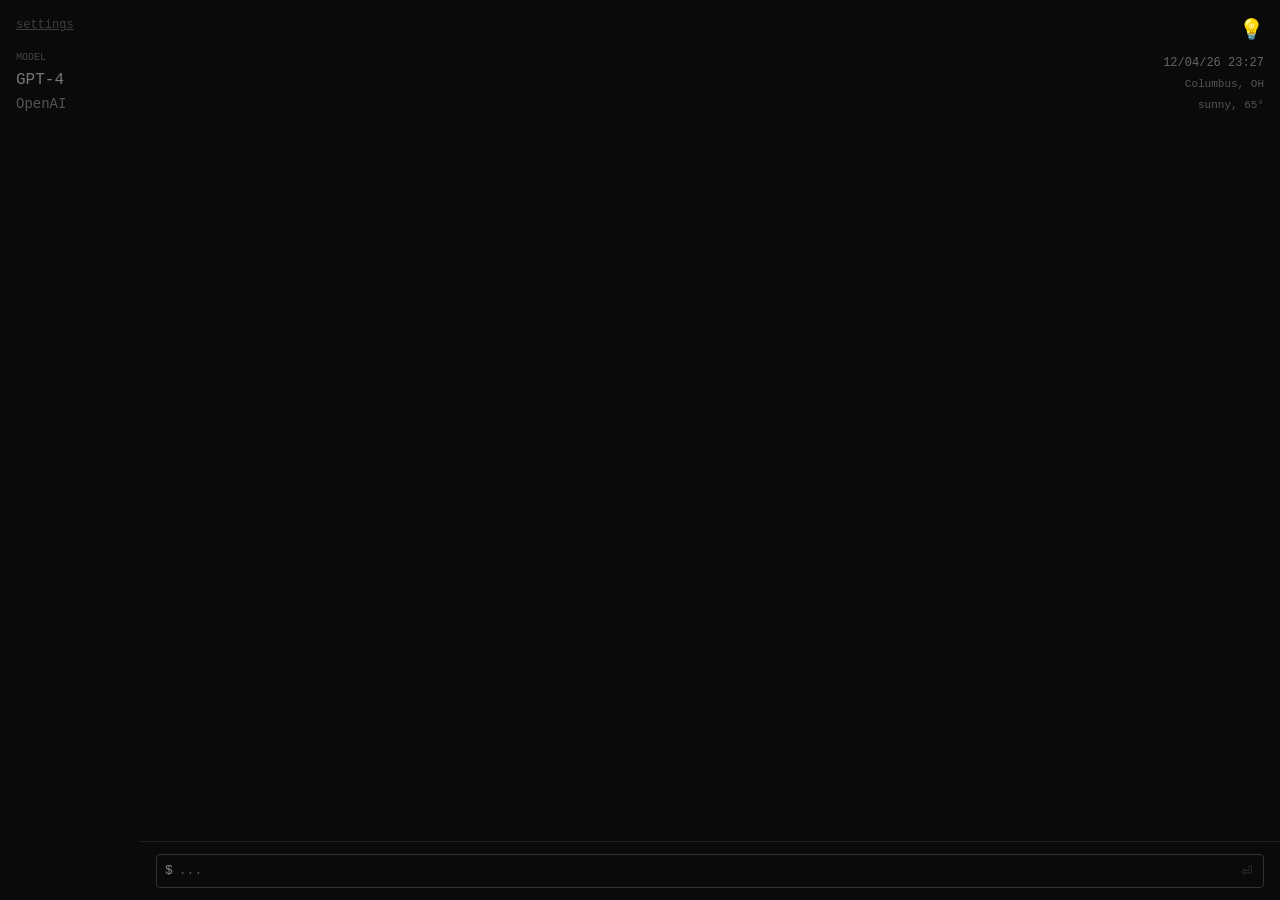
<file: dev/ui-migration/prototypes/modular-platform/index.html>
<!DOCTYPE html>
<html lang="en">
<head>
    <meta charset="UTF-8">
    <meta name="viewport" content="width=device-width, initial-scale=1.0">
    <title>Terminal</title>
    <style>
        * {
            margin: 0;
            padding: 0;
            box-sizing: border-box;
        }

        body {
            font-family: 'SF Mono', Monaco, 'Cascadia Code', 'Roboto Mono', Consolas, 'Courier New', monospace;
            background: #0a0a0a;
            color: #ffffff;
            line-height: 1.5;
            overflow: hidden;
        }

        .platform-container {
            display: flex;
            flex-direction: column;
            height: 100vh;
            background: #0a0a0a;
        }

        .content-area {
            display: flex;
            flex: 1;
            overflow: hidden;
            position: relative;
        }

        .chat-area {
            flex: 1;
            display: flex;
            flex-direction: column;
            overflow: hidden;
            margin-left: 140px; /* Space for left panel */
            transition: margin-left 0.3s ease;
        }

        .chat-area.full-width {
            margin-left: 0; /* Full width when panel collapsed */
        }

        .messages-area {
            flex: 1;
            overflow-y: auto;
            padding: 16px;
            scroll-behavior: smooth;
        }

        .message {
            margin-bottom: 8px;
        }

        .message-line {
            display: flex;
            align-items: flex-start;
            gap: 6px;
            font-size: 13px;
            line-height: 1.4;
        }

        .message-prompt {
            color: #666;
            flex-shrink: 0;
        }

        .message.user .message-prompt {
            color: #888;
        }

        .message.assistant .message-prompt {
            color: #666;
        }

        .message-content {
            color: #ddd;
            word-wrap: break-word;
            flex: 1;
        }

        .input-area {
            border-top: 1px solid #222;
            padding: 12px 16px;
            background: #0a0a0a;
        }

        .input-container {
            display: flex;
            align-items: center;
            background: #0a0a0a;
            border: 1px solid #333;
            border-radius: 4px;
            padding: 6px 8px;
        }

        .input-container:focus-within {
            border-color: #444;
        }

        .input-prompt {
            color: #888;
            margin-right: 6px;
            font-size: 13px;
        }

        .message-input {
            flex: 1;
            background: transparent;
            border: none;
            color: #ffffff;
            font-family: inherit;
            font-size: 13px;
            outline: none;
            resize: none;
            min-height: 18px;
            max-height: 100px;
            line-height: 1.4;
        }

        .message-input::placeholder {
            color: #555;
        }

        .send-button {
            background: transparent;
            border: none;
            color: #555;
            cursor: pointer;
            padding: 2px;
            margin-left: 6px;
            font-size: 14px;
            opacity: 0.6;
        }

        .send-button:hover:not(:disabled) {
            color: #777;
            opacity: 1;
        }

        /* Left floating panel */
        .left-panel {
            position: absolute;
            top: 16px;
            left: 16px;
            background: transparent;
            z-index: 100;
            transition: opacity 0.3s ease, transform 0.3s ease;
            width: 120px;
        }

        .left-panel.collapsed {
            opacity: 0;
            transform: translateX(-20px);
            pointer-events: none;
        }

        .settings-line {
            color: #555;
            font-size: 12px;
            cursor: pointer;
            text-decoration: underline;
            opacity: 0.7;
            margin-bottom: 16px;
        }

        .settings-line:hover {
            color: #777;
            opacity: 1;
        }

        .model-info {
            background: transparent;
            text-align: left;
            cursor: pointer;
        }

        .model-title {
            font-size: 10px;
            color: #444;
            text-transform: uppercase;
            margin-bottom: 3px;
        }

        .model-name {
            font-size: 16px;
            color: #777;
            margin-bottom: 2px;
        }

        .provider-name {
            font-size: 14px;
            color: #555;
        }

        /* Right status panel */
        .status-panel {
            position: absolute;
            top: 16px;
            right: 16px;
            background: transparent;
            text-align: right;
            z-index: 100;
        }

        .status-indicator {
            font-size: 20px;
            color: #00ff00;
            margin-bottom: 8px;
            display: block;
        }

        .datetime {
            font-size: 12px;
            color: #666;
            margin-bottom: 4px;
        }

        .location {
            font-size: 11px;
            color: #555;
            margin-bottom: 4px;
        }

        .weather {
            font-size: 11px;
            color: #555;
        }

        ::-webkit-scrollbar {
            width: 4px;
        }

        ::-webkit-scrollbar-track {
            background: #0a0a0a;
        }

        ::-webkit-scrollbar-thumb {
            background: #333;
            border-radius: 2px;
        }
    </style>
</head>
<body>
    <div class="platform-container">
        <div class="content-area">
            <div class="chat-area" id="chatArea">
                <div class="messages-area" id="messagesArea">
                    <!-- Completely blank - no initial message -->
                </div>
                
                <div class="input-area">
                    <div class="input-container">
                        <span class="input-prompt">$</span>
                        <textarea 
                            class="message-input" 
                            placeholder="..." 
                            id="messageInput"
                            rows="1"
                        ></textarea>
                        <button class="send-button" id="sendButton" disabled>
                            ⏎
                        </button>
                    </div>
                </div>
            </div>

            <!-- Left panel with settings first, then model info -->
            <div class="left-panel" id="leftPanel">
                <div class="settings-line" onclick="openSettings()">settings</div>
                <div class="model-info" onclick="toggleLeftPanel()">
                    <div class="model-title">Model</div>
                    <div class="model-name">GPT-4</div>
                    <div class="provider-name">OpenAI</div>
                </div>
            </div>

            <!-- Right status panel -->
            <div class="status-panel">
                <div class="status-indicator">💡</div>
                <div class="datetime" id="datetime">--/--/-- --:--</div>
                <div class="location">Columbus, OH</div>
                <div class="weather">sunny, 65°</div>
            </div>
        </div>
    </div>

    <script>
        class ChatPlatform {
            constructor() {
                this.messageInput = document.getElementById('messageInput');
                this.sendButton = document.getElementById('sendButton');
                this.messagesArea = document.getElementById('messagesArea');
                
                this.setupEventListeners();
                this.updateDateTime();
                setInterval(() => this.updateDateTime(), 1000);
            }

            setupEventListeners() {
                this.messageInput.addEventListener('input', () => {
                    this.autoResize();
                    this.toggleSendButton();
                });

                this.messageInput.addEventListener('keypress', (e) => {
                    if (e.key === 'Enter' && !e.shiftKey) {
                        e.preventDefault();
                        this.sendMessage();
                    }
                });

                this.sendButton.addEventListener('click', () => {
                    this.sendMessage();
                });
            }

            updateDateTime() {
                const now = new Date();
                const date = now.toLocaleDateString('en-US', { 
                    month: '2-digit', 
                    day: '2-digit', 
                    year: '2-digit' 
                });
                const time = now.toLocaleTimeString('en-US', { 
                    hour12: false, 
                    hour: '2-digit', 
                    minute: '2-digit' 
                });
                document.getElementById('datetime').textContent = `${date} ${time}`;
            }

            autoResize() {
                this.messageInput.style.height = 'auto';
                this.messageInput.style.height = Math.min(this.messageInput.scrollHeight, 100) + 'px';
            }

            toggleSendButton() {
                const hasContent = this.messageInput.value.trim().length > 0;
                this.sendButton.disabled = !hasContent;
                this.sendButton.style.opacity = hasContent ? '1' : '0.6';
            }

            sendMessage() {
                const content = this.messageInput.value.trim();
                if (!content) return;

                this.addMessage(content, 'user');
                this.messageInput.value = '';
                this.autoResize();
                this.toggleSendButton();

                setTimeout(() => {
                    this.simulateResponse();
                }, 500);
            }

            addMessage(content, sender) {
                const messageDiv = document.createElement('div');
                messageDiv.className = `message ${sender}`;
                
                const lineDiv = document.createElement('div');
                lineDiv.className = 'message-line';
                
                const promptSpan = document.createElement('span');
                promptSpan.className = 'message-prompt';
                promptSpan.textContent = sender === 'user' ? '$' : '>';
                
                const contentDiv = document.createElement('div');
                contentDiv.className = 'message-content';
                contentDiv.textContent = content;
                
                lineDiv.appendChild(promptSpan);
                lineDiv.appendChild(contentDiv);
                messageDiv.appendChild(lineDiv);
                this.messagesArea.appendChild(messageDiv);
                
                this.messagesArea.scrollTop = this.messagesArea.scrollHeight;
            }

            simulateResponse() {
                const responses = [
                    "Acknowledged.",
                    "Processing...",
                    "Understood.",
                    "Ready.",
                    "Complete."
                ];
                
                const randomResponse = responses[Math.floor(Math.random() * responses.length)];
                this.addMessage(randomResponse, 'assistant');
            }
        }

        function toggleLeftPanel() {
            const leftPanel = document.getElementById('leftPanel');
            const chatArea = document.getElementById('chatArea');
            
            leftPanel.classList.toggle('collapsed');
            chatArea.classList.toggle('full-width');
        }

        function openSettings() {
            alert('Settings panel would open here (demo)');
        }

        document.addEventListener('DOMContentLoaded', () => {
            new ChatPlatform();
        });
    </script>
</body>
</html>
</file>
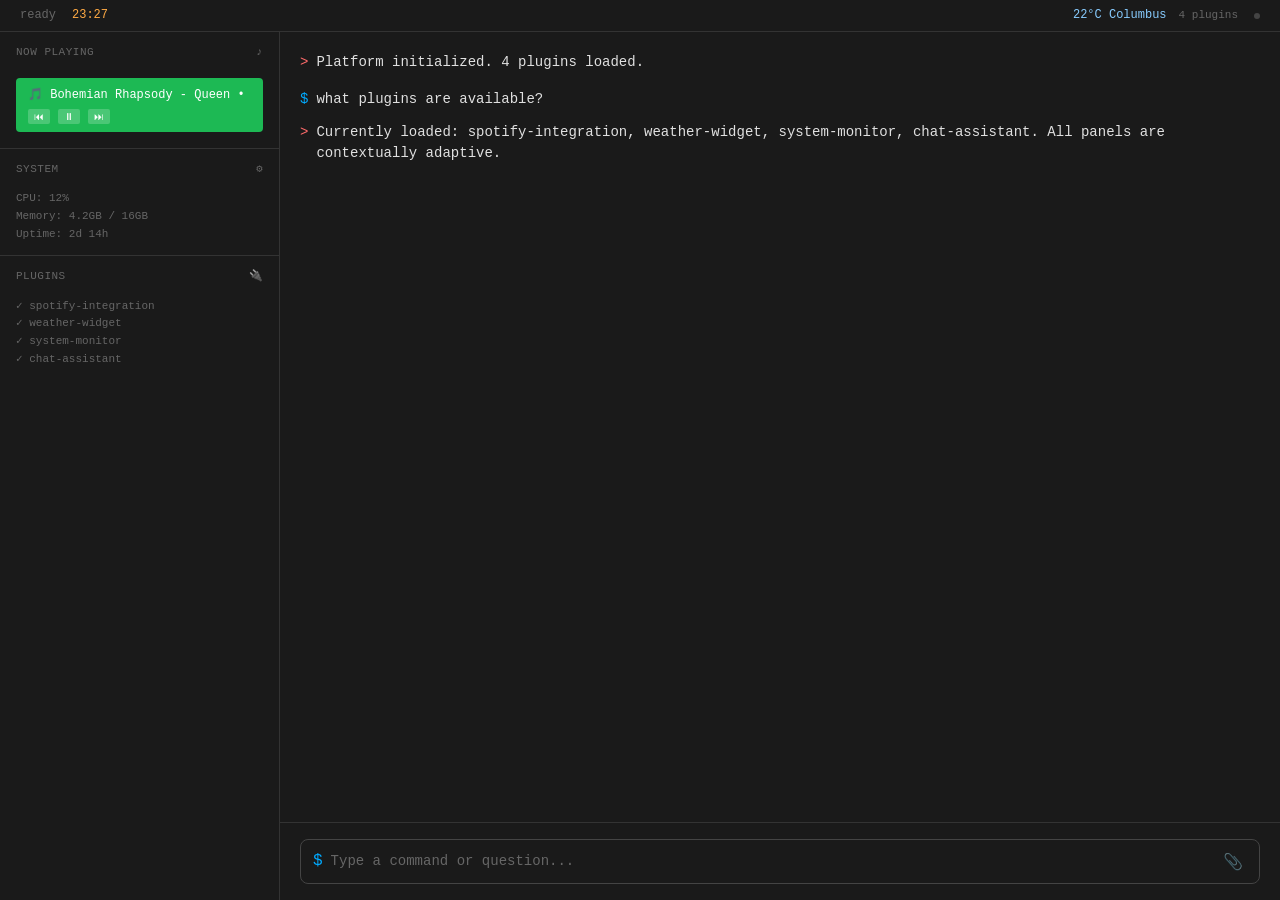
<file: dev/ui-migration/prototypes/modular-platform/index_backup.html>
<!DOCTYPE html>
<html lang="en">
<head>
    <meta charset="UTF-8">
    <meta name="viewport" content="width=device-width, initial-scale=1.0">
    <title>Modular Terminal Platform</title>
    <style>
        /* Reset and base styles */
        * {
            margin: 0;
            padding: 0;
            box-sizing: border-box;
        }

        body {
            font-family: 'SF Mono', Monaco, 'Cascadia Code', 'Roboto Mono', Consolas, 'Courier New', monospace;
            background: #1a1a1a;
            color: #ffffff;
            line-height: 1.6;
            overflow: hidden;
        }

        /* Main platform container */
        .platform-container {
            display: flex;
            flex-direction: column;
            height: 100vh;
            background: #1a1a1a;
        }

        /* Status bar with contextual information */
        .status-bar {
            display: flex;
            justify-content: space-between;
            align-items: center;
            padding: 8px 20px;
            font-size: 12px;
            color: #666;
            border-bottom: 1px solid #333;
            height: 32px;
        }

        .status-left {
            display: flex;
            align-items: center;
            gap: 16px;
        }

        .status-right {
            display: flex;
            align-items: center;
            gap: 12px;
        }

        /* Main content area with flexible panels */
        .content-area {
            display: flex;
            flex: 1;
            overflow: hidden;
        }

        /* Sidebar for contextual panels */
        .sidebar {
            width: 280px;
            background: #1a1a1a;
            border-right: 1px solid #333;
            display: flex;
            flex-direction: column;
            transition: width 0.3s ease, opacity 0.3s ease;
            overflow: hidden;
        }

        .sidebar.collapsed {
            width: 0;
            opacity: 0;
        }

        /* Panel container */
        .panel {
            background: #1a1a1a;
            border-bottom: 1px solid #333;
            transition: all 0.3s ease;
        }

        .panel:last-child {
            border-bottom: none;
        }

        .panel-header {
            padding: 12px 16px;
            font-size: 11px;
            color: #666;
            text-transform: uppercase;
            letter-spacing: 0.5px;
            cursor: pointer;
            display: flex;
            justify-content: space-between;
            align-items: center;
        }

        .panel-header:hover {
            color: #888;
        }

        .panel-content {
            padding: 0 16px 12px;
            font-size: 13px;
            color: #ccc;
        }

        .panel.collapsed .panel-content {
            display: none;
        }

        /* Chat area */
        .chat-area {
            flex: 1;
            display: flex;
            flex-direction: column;
            overflow: hidden;
        }

        .messages-area {
            flex: 1;
            overflow-y: auto;
            padding: 20px;
            scroll-behavior: smooth;
        }

        /* Messages styling */
        .message {
            margin-bottom: 8px;
            opacity: 0;
            transform: translateY(5px);
            animation: terminalSlideIn 0.2s ease-out forwards;
        }

        .message.user {
            margin-bottom: 12px;
        }

        .message.assistant {
            margin-bottom: 16px;
        }

        @keyframes terminalSlideIn {
            to {
                opacity: 1;
                transform: translateY(0);
            }
        }

        .message-line {
            display: flex;
            align-items: flex-start;
            gap: 8px;
            font-size: 14px;
            line-height: 1.5;
        }

        .message-prompt {
            color: #00ff88;
            flex-shrink: 0;
            font-weight: 500;
        }

        .message.user .message-prompt {
            color: #00aaff;
        }

        .message.assistant .message-prompt {
            color: #ff6b6b;
        }

        .message-content {
            color: #e0e0e0;
            word-wrap: break-word;
            flex: 1;
        }

        /* Input area */
        .input-area {
            border-top: 1px solid #333;
            padding: 16px 20px;
            background: #1a1a1a;
        }

        .input-container {
            display: flex;
            align-items: center;
            background: #1a1a1a;
            border: 1px solid #444;
            border-radius: 8px;
            padding: 8px 12px;
            transition: all 0.2s ease;
        }

        .input-container:focus-within {
            border-color: #00aaff;
            box-shadow: 0 0 0 1px #00aaff;
        }

        .input-prompt {
            color: #00aaff;
            margin-right: 8px;
            font-weight: 500;
            flex-shrink: 0;
        }

        .message-input {
            flex: 1;
            background: transparent;
            border: none;
            color: #ffffff;
            font-family: inherit;
            font-size: 14px;
            outline: none;
            resize: none;
            min-height: 20px;
            max-height: 120px;
            line-height: 1.4;
        }

        .message-input::placeholder {
            color: #666;
        }

        .send-button {
            background: transparent;
            border: none;
            color: #666;
            cursor: pointer;
            padding: 4px;
            margin-left: 8px;
            transition: all 0.2s ease;
            font-size: 16px;
            opacity: 0.5;
        }

        .send-button:hover:not(:disabled) {
            color: #00aaff;
            opacity: 1;
        }

        /* Plugin-specific styles */
        .plugin-spotify {
            background: #1db954;
            color: white;
            border-radius: 4px;
            padding: 8px 12px;
            margin: 4px 0;
        }

        .plugin-spotify .track-info {
            display: flex;
            align-items: center;
            gap: 8px;
        }

        .plugin-spotify .track-title {
            font-size: 12px;
            white-space: nowrap;
            overflow: hidden;
            animation: marquee 10s linear infinite;
        }

        .plugin-spotify .controls {
            display: flex;
            gap: 8px;
            margin-top: 4px;
            font-size: 10px;
        }

        .plugin-spotify .controls button {
            background: rgba(255,255,255,0.2);
            border: none;
            color: white;
            padding: 2px 6px;
            border-radius: 2px;
            cursor: pointer;
            font-size: 10px;
        }

        @keyframes marquee {
            0% { transform: translateX(0); }
            100% { transform: translateX(-50%); }
        }

        .plugin-system {
            color: #666;
            font-size: 11px;
        }

        .plugin-weather {
            display: flex;
            align-items: center;
            gap: 8px;
            color: #88ccff;
        }

        .plugin-time {
            color: #ffaa44;
        }

        /* Contextual indicators */
        .context-indicator {
            width: 6px;
            height: 6px;
            border-radius: 50%;
            background: #00ff88;
            margin-left: 4px;
            animation: pulse 2s infinite;
        }

        .context-indicator.inactive {
            background: #444;
            animation: none;
        }

        @keyframes pulse {
            0%, 100% { opacity: 1; }
            50% { opacity: 0.5; }
        }

        /* Responsive design */
        @media (max-width: 768px) {
            .sidebar {
                position: absolute;
                left: -280px;
                height: 100%;
                z-index: 100;
                background: #1a1a1a;
                border-right: 1px solid #333;
            }
            
            .sidebar.visible {
                left: 0;
            }
            
            .content-area {
                width: 100%;
            }
        }

        /* Scrollbar styling */
        ::-webkit-scrollbar {
            width: 6px;
        }

        ::-webkit-scrollbar-track {
            background: #1a1a1a;
        }

        ::-webkit-scrollbar-thumb {
            background: #444;
            border-radius: 3px;
        }

        ::-webkit-scrollbar-thumb:hover {
            background: #555;
        }
    </style>
</head>
<body>
    <div class="platform-container">
        <!-- Status Bar with contextual info -->
        <div class="status-bar">
            <div class="status-left">
                <span>ready</span>
                <span class="plugin-time" id="currentTime">14:32</span>
            </div>
            <div class="status-right">
                <span class="plugin-weather">22°C Columbus</span>
                <span class="plugin-system">4 plugins</span>
                <div class="context-indicator" id="contextIndicator"></div>
            </div>
        </div>

        <div class="content-area">
            <!-- Sidebar for contextual panels -->
            <div class="sidebar" id="sidebar">
                <!-- Spotify Plugin Panel -->
                <div class="panel" id="spotifyPanel">
                    <div class="panel-header">
                        Now Playing
                        <span>♪</span>
                    </div>
                    <div class="panel-content">
                        <div class="plugin-spotify">
                            <div class="track-info">
                                <span class="track-title">🎵 Bohemian Rhapsody - Queen • A Night at the Opera</span>
                            </div>
                            <div class="controls">
                                <button onclick="spotifyControl('prev')">⏮</button>
                                <button onclick="spotifyControl('play')" id="playBtn">⏸</button>
                                <button onclick="spotifyControl('next')">⏭</button>
                            </div>
                        </div>
                    </div>
                </div>

                <!-- System Info Panel -->
                <div class="panel">
                    <div class="panel-header">
                        System
                        <span>⚙</span>
                    </div>
                    <div class="panel-content">
                        <div class="plugin-system">
                            CPU: 12%<br>
                            Memory: 4.2GB / 16GB<br>
                            Uptime: 2d 14h
                        </div>
                    </div>
                </div>

                <!-- Active Plugins Panel -->
                <div class="panel">
                    <div class="panel-header">
                        Plugins
                        <span>🔌</span>
                    </div>
                    <div class="panel-content">
                        <div style="font-size: 11px; color: #666;">
                            ✓ spotify-integration<br>
                            ✓ weather-widget<br>
                            ✓ system-monitor<br>
                            ✓ chat-assistant
                        </div>
                    </div>
                </div>
            </div>

            <!-- Main Chat Area -->
            <div class="chat-area">
                <div class="messages-area" id="messagesArea">
                    <div class="message assistant">
                        <div class="message-line">
                            <span class="message-prompt">></span>
                            <div class="message-content">Platform initialized. 4 plugins loaded.</div>
                        </div>
                    </div>

                    <div class="message user">
                        <div class="message-line">
                            <span class="message-prompt">$</span>
                            <div class="message-content">what plugins are available?</div>
                        </div>
                    </div>

                    <div class="message assistant">
                        <div class="message-line">
                            <span class="message-prompt">></span>
                            <div class="message-content">Currently loaded: spotify-integration, weather-widget, system-monitor, chat-assistant. All panels are contextually adaptive.</div>
                        </div>
                    </div>
                </div>
                
                <div class="input-area">
                    <div class="input-container">
                        <span class="input-prompt">$</span>
                        <textarea 
                            class="message-input" 
                            placeholder="Type a command or question..." 
                            id="messageInput"
                            rows="1"
                        ></textarea>
                        <button class="send-button" id="sendButton" disabled>
                            📎
                        </button>
                    </div>
                </div>
            </div>
        </div>
    </div>

    <script>
        // Modular Platform System
        class ModularPlatform {
            constructor() {
                this.plugins = new Map();
                this.panels = new Map();
                this.messageInput = document.getElementById('messageInput');
                this.sendButton = document.getElementById('sendButton');
                this.messagesArea = document.getElementById('messagesArea');
                this.sidebar = document.getElementById('sidebar');
                
                this.initializeCore();
                this.loadDefaultPlugins();
                this.setupEventListeners();
            }

            initializeCore() {
                // Update time every second
                setInterval(() => {
                    const now = new Date();
                    document.getElementById('currentTime').textContent = 
                        now.toLocaleTimeString('en-US', { 
                            hour12: false, 
                            hour: '2-digit', 
                            minute: '2-digit' 
                        });
                }, 1000);

                // Context indicator animation
                this.updateContextIndicator();
            }

            loadDefaultPlugins() {
                // Spotify Plugin
                this.registerPlugin('spotify', {
                    name: 'Spotify Integration',
                    panel: 'spotifyPanel',
                    active: true,
                    update: () => this.updateSpotifyPanel()
                });

                // Weather Plugin  
                this.registerPlugin('weather', {
                    name: 'Weather Widget',
                    active: true,
                    update: () => this.updateWeatherInfo()
                });

                // System Monitor Plugin
                this.registerPlugin('system', {
                    name: 'System Monitor',
                    active: true,
                    update: () => this.updateSystemInfo()
                });
            }

            registerPlugin(id, config) {
                this.plugins.set(id, {
                    id,
                    ...config,
                    loadTime: Date.now()
                });
                
                console.log(`Plugin registered: ${config.name}`);
            }

            setupEventListeners() {
                this.messageInput.addEventListener('input', () => {
                    this.autoResize();
                    this.toggleSendButton();
                    this.handleContextualChanges();
                });

                this.messageInput.addEventListener('keypress', (e) => {
                    if (e.key === 'Enter' && !e.shiftKey) {
                        e.preventDefault();
                        this.sendMessage();
                    }
                });

                this.sendButton.addEventListener('click', () => {
                    this.sendMessage();
                });

                // Panel header click handlers
                document.querySelectorAll('.panel-header').forEach(header => {
                    header.addEventListener('click', (e) => {
                        const panel = e.target.closest('.panel');
                        panel.classList.toggle('collapsed');
                    });
                });
            }

            handleContextualChanges() {
                const input = this.messageInput.value.toLowerCase();
                
                // Show/hide relevant panels based on context
                if (input.includes('music') || input.includes('spotify') || input.includes('song')) {
                    this.activatePanel('spotifyPanel');
                }
                
                if (input.includes('weather') || input.includes('temperature')) {
                    // Weather info already in status bar, could expand panel
                }
                
                if (input.includes('system') || input.includes('cpu') || input.includes('memory')) {
                    this.activatePanel('systemPanel');
                }

                this.updateContextIndicator();
            }

            activatePanel(panelId) {
                const panel = document.getElementById(panelId);
                if (panel) {
                    panel.classList.remove('collapsed');
                    // Briefly highlight the panel
                    panel.style.background = '#2a2a2a';
                    setTimeout(() => {
                        panel.style.background = '#1a1a1a';
                    }, 500);
                }
            }

            updateContextIndicator() {
                const indicator = document.getElementById('contextIndicator');
                const hasContext = this.messageInput.value.trim().length > 0;
                
                indicator.classList.toggle('inactive', !hasContext);
            }

            autoResize() {
                this.messageInput.style.height = 'auto';
                this.messageInput.style.height = Math.min(this.messageInput.scrollHeight, 120) + 'px';
            }

            toggleSendButton() {
                const hasContent = this.messageInput.value.trim().length > 0;
                this.sendButton.disabled = !hasContent;
                this.sendButton.style.opacity = hasContent ? '1' : '0.3';
            }

            sendMessage() {
                const content = this.messageInput.value.trim();
                if (!content) return;

                this.addMessage(content, 'user');
                this.messageInput.value = '';
                this.autoResize();
                this.toggleSendButton();
                this.updateContextIndicator();

                // Process potential plugin commands
                this.processCommand(content);

                // Simulate AI response
                setTimeout(() => {
                    this.simulateResponse(content);
                }, 800);
            }

            processCommand(command) {
                const lower = command.toLowerCase();
                
                if (lower.includes('play music') || lower.includes('pause music')) {
                    spotifyControl(lower.includes('play') ? 'play' : 'pause');
                }
                
                if (lower.includes('show plugins') || lower.includes('list plugins')) {
                    this.listPlugins();
                }
            }

            listPlugins() {
                let pluginList = 'Active plugins:\n';
                this.plugins.forEach((plugin, id) => {
                    pluginList += `• ${plugin.name} (${id})\n`;
                });
                
                setTimeout(() => {
                    this.addMessage(pluginList, 'assistant');
                }, 200);
            }

            addMessage(content, sender, type = '') {
                const messageDiv = document.createElement('div');
                messageDiv.className = `message ${sender} ${type}`;
                
                const lineDiv = document.createElement('div');
                lineDiv.className = 'message-line';
                
                const promptSpan = document.createElement('span');
                promptSpan.className = 'message-prompt';
                promptSpan.textContent = sender === 'user' ? '$' : '>';
                
                const contentDiv = document.createElement('div');
                contentDiv.className = 'message-content';
                contentDiv.textContent = content;
                
                lineDiv.appendChild(promptSpan);
                lineDiv.appendChild(contentDiv);
                messageDiv.appendChild(lineDiv);
                this.messagesArea.appendChild(messageDiv);
                
                setTimeout(() => {
                    this.messagesArea.scrollTop = this.messagesArea.scrollHeight;
                }, 50);
            }

            simulateResponse(userMessage) {
                const responses = [
                    "Command processed successfully.",
                    "Plugin interaction completed.",
                    "Context updated. Panels refreshed.",
                    "Query executed. Check relevant panels.",
                    "Platform response generated."
                ];
                
                const randomResponse = responses[Math.floor(Math.random() * responses.length)];
                this.addMessage(randomResponse, 'assistant');
            }

            updateSpotifyPanel() {
                // In real implementation, this would connect to Spotify API
                console.log('Updating Spotify panel...');
            }

            updateWeatherInfo() {
                // In real implementation, this would fetch weather data
                console.log('Updating weather info...');
            }

            updateSystemInfo() {
                // In real implementation, this would fetch system metrics
                console.log('Updating system info...');
            }
        }

        // Spotify control functions (example plugin functionality)
        function spotifyControl(action) {
            const playBtn = document.getElementById('playBtn');
            
            switch(action) {
                case 'play':
                    playBtn.textContent = '⏸';
                    console.log('Playing music...');
                    break;
                case 'pause':
                    playBtn.textContent = '▶';
                    console.log('Pausing music...');
                    break;
                case 'prev':
                    console.log('Previous track...');
                    break;
                case 'next':
                    console.log('Next track...');
                    break;
            }
        }

        // Initialize the modular platform
        document.addEventListener('DOMContentLoaded', () => {
            window.platform = new ModularPlatform();
        });
    </script>
</body>
</html>
</file>
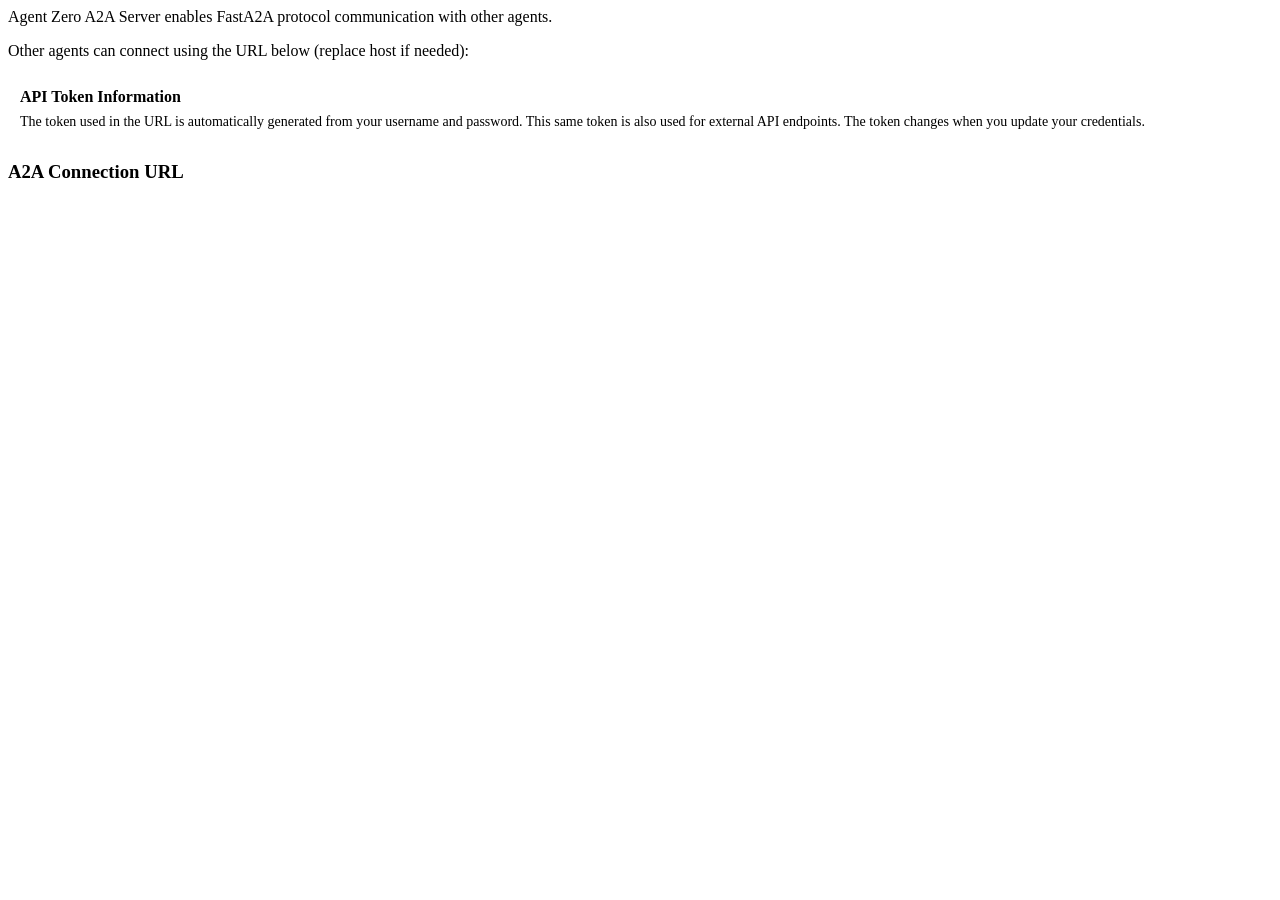
<file: webui/components/settings/a2a/a2a-connection.html>
<html>

<head>
    <title>Connection to A0 A2A Server</title>
</head>

<body>
    <div x-data>
        <p>Agent Zero A2A Server enables FastA2A protocol communication with other agents.</p>
        <p>Other agents can connect using the URL below (replace host if needed):</p>

        <!-- API Token Information -->
        <div
            style="background-color: var(--color-bg-secondary); border: 1px solid var(--color-border); border-radius: 6px; padding: 12px; margin: 16px 0;">
            <h4 style="margin: 0 0 8px 0; color: var(--color-text-primary);">API Token Information</h4>
            <p style="margin: 0; color: var(--color-text-secondary); font-size: 14px;">
                The token used in the URL is automatically generated from your username and password.
                This same token is also used for external API endpoints. The token changes when you update your
                credentials.
            </p>
        </div>

        <h3>A2A Connection URL</h3>
        <div id="a2a-connection-example"></div>

        <script>
            setTimeout(() => {
                const url = window.location.origin;
                // Try to get a2a_token first, fallback to mcp_server_token
                let tokenField = null;
                try {
                    const allFields = settingsModalProxy.settings.sections.flatMap(s => s.fields);
                    tokenField = allFields.find(f => f.id === 'a2a_token') || allFields.find(f => f.id === 'mcp_server_token');
                } catch (e) { }
                const token = tokenField ? tokenField.value : '';
                const connectionUrl = `${url}/a2a/t-${token}`;

                const editor = ace.edit("a2a-connection-example");
                const dark = localStorage.getItem("darkMode");
                editor.setTheme(dark !== "false" ? "ace/theme/github_dark" : "ace/theme/tomorrow");
                editor.session.setMode("ace/mode/text");
                editor.setValue(connectionUrl);
                editor.clearSelection();
                editor.setReadOnly(true);
            }, 0);
        </script>
    </div>

    <style>
        #a2a-connection-example {
            width: 100%;
            height: 3em;
        }
    </style>

</body>

</html>
</file>
